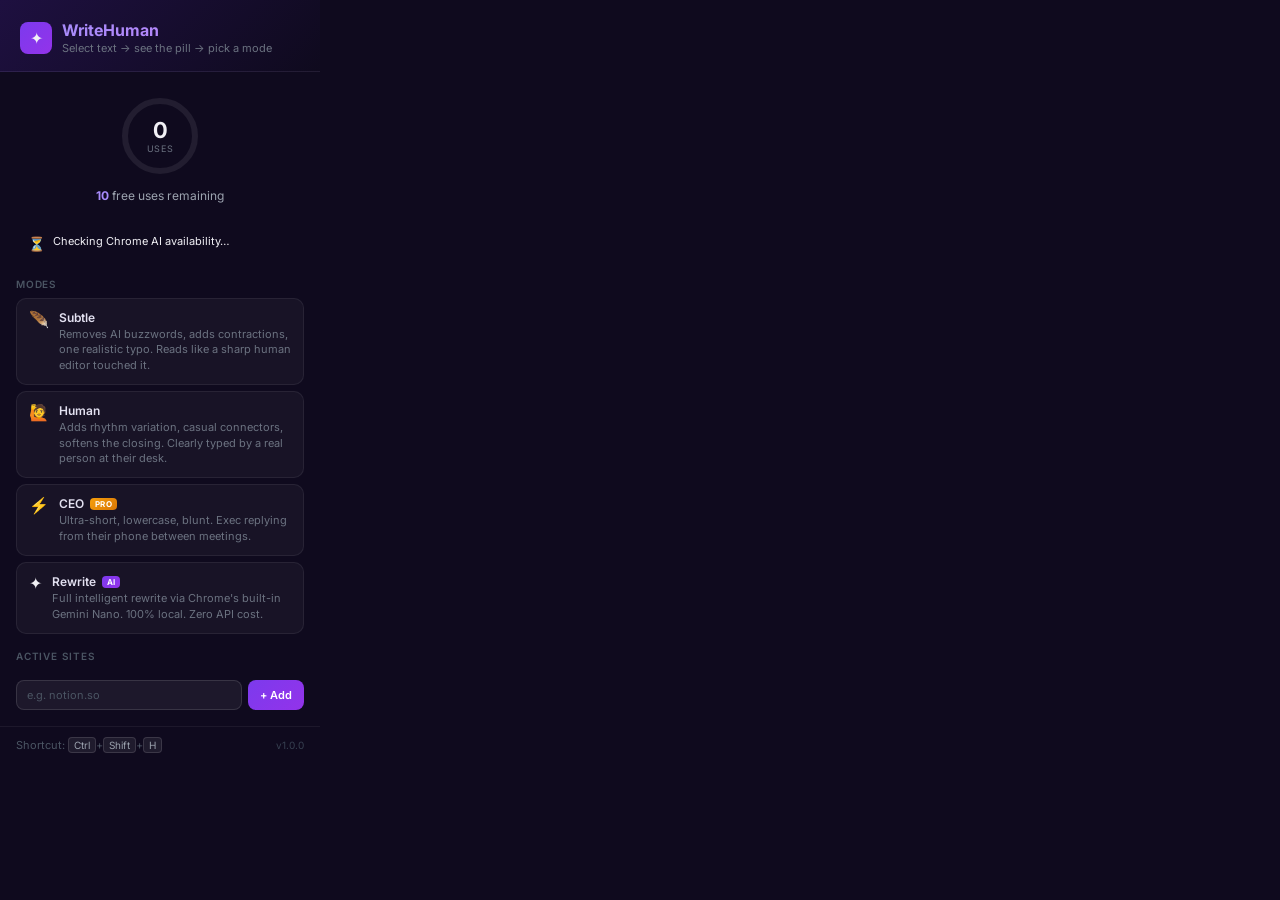
<file: popup.html>
<!DOCTYPE html>
<html lang="en">
<head>
  <meta charset="UTF-8">
  <meta name="viewport" content="width=device-width, initial-scale=1.0">
  <title>WriteHuman</title>
  <link href="https://fonts.googleapis.com/css2?family=Inter:wght@400;500;600;700&display=swap" rel="stylesheet">
  <style>
    *, *::before, *::after { box-sizing: border-box; margin: 0; padding: 0; }

    body {
      font-family: 'Inter', -apple-system, sans-serif;
      background: #0f0a1e;
      color: #f1f0f5;
      width: 320px;
      min-height: 300px;
      overflow-x: hidden;
    }

    /* ── HEADER ── */
    .popup-header {
      padding: 20px 20px 16px;
      background: linear-gradient(135deg, #1e1040 0%, #0f0a1e 100%);
      border-bottom: 1px solid rgba(255,255,255,0.07);
      display: flex;
      align-items: center;
      gap: 10px;
    }

    .popup-logo {
      width: 32px;
      height: 32px;
      border-radius: 8px;
      background: linear-gradient(135deg, #7c3aed, #9333ea);
      display: flex;
      align-items: center;
      justify-content: center;
      font-size: 16px;
      flex-shrink: 0;
    }

    .popup-title {
      font-size: 16px;
      font-weight: 700;
      background: linear-gradient(135deg, #a78bfa, #c084fc);
      -webkit-background-clip: text;
      -webkit-text-fill-color: transparent;
    }

    .popup-subtitle {
      font-size: 11px;
      color: #6b7280;
      margin-top: 1px;
    }

    /* ── USAGE RING ── */
    .usage-section {
      padding: 20px;
      display: flex;
      flex-direction: column;
      align-items: center;
      gap: 8px;
    }

    .usage-ring-wrap {
      position: relative;
      width: 88px;
      height: 88px;
    }

    .usage-ring {
      transform: rotate(-90deg);
    }

    .usage-ring-bg {
      fill: none;
      stroke: rgba(255,255,255,0.08);
      stroke-width: 6;
    }

    .usage-ring-fill {
      fill: none;
      stroke: url(#ringGradient);
      stroke-width: 6;
      stroke-linecap: round;
      stroke-dasharray: 220;
      stroke-dashoffset: 220;
      transition: stroke-dashoffset 0.8s cubic-bezier(0.34, 1.56, 0.64, 1);
    }

    .usage-ring-text {
      position: absolute;
      inset: 0;
      display: flex;
      flex-direction: column;
      align-items: center;
      justify-content: center;
    }

    .usage-count {
      font-size: 22px;
      font-weight: 700;
      color: #f1f0f5;
      line-height: 1;
    }

    .usage-label-small {
      font-size: 9px;
      color: #6b7280;
      text-transform: uppercase;
      letter-spacing: 0.06em;
      margin-top: 2px;
    }

    .usage-caption {
      font-size: 12px;
      color: #9ca3af;
    }

    .usage-caption strong {
      color: #a78bfa;
    }

    /* ── UPGRADE CARD ── */
    .upgrade-card {
      margin: 0 16px 16px;
      padding: 14px 16px;
      background: linear-gradient(135deg, rgba(124,58,237,0.2), rgba(147,51,234,0.1));
      border: 1px solid rgba(167,139,250,0.25);
      border-radius: 12px;
      display: none;
      flex-direction: column;
      gap: 8px;
    }

    .upgrade-card.visible { display: flex; }

    .upgrade-card-title {
      font-size: 13px;
      font-weight: 600;
      color: #a78bfa;
    }

    .upgrade-card-body {
      font-size: 12px;
      color: #9ca3af;
      line-height: 1.5;
    }

    .upgrade-card-btn {
      padding: 8px 12px;
      background: linear-gradient(135deg, #7c3aed, #9333ea);
      border: none;
      border-radius: 8px;
      color: #fff;
      font-size: 12px;
      font-weight: 600;
      cursor: pointer;
      font-family: inherit;
      transition: opacity 0.15s;
      text-align: center;
    }

    .upgrade-card-btn:hover { opacity: 0.85; }

    /* ── MODE CARDS ── */
    .modes-section {
      padding: 0 16px 16px;
      display: flex;
      flex-direction: column;
      gap: 6px;
    }

    .modes-title {
      font-size: 10px;
      font-weight: 600;
      letter-spacing: 0.08em;
      color: #4b5563;
      text-transform: uppercase;
      margin-bottom: 2px;
    }

    .mode-card {
      display: flex;
      align-items: flex-start;
      gap: 10px;
      padding: 11px 12px;
      border-radius: 10px;
      background: rgba(255,255,255,0.04);
      border: 1px solid rgba(255,255,255,0.07);
    }

    .mode-icon {
      font-size: 16px;
      line-height: 1;
      margin-top: 1px;
      flex-shrink: 0;
    }

    .mode-name {
      font-size: 12px;
      font-weight: 600;
      color: #e2e0f0;
      display: flex;
      align-items: center;
      gap: 6px;
    }

    .mode-desc {
      font-size: 11px;
      color: #6b7280;
      margin-top: 2px;
      line-height: 1.4;
    }

    .mode-badge-pro {
      font-size: 8px;
      font-weight: 700;
      background: linear-gradient(135deg, #f59e0b, #d97706);
      color: #fff;
      padding: 1px 5px;
      border-radius: 4px;
      letter-spacing: 0.05em;
    }

    .mode-badge-ai {
      font-size: 8px;
      font-weight: 700;
      background: linear-gradient(135deg, #7c3aed, #9333ea);
      color: #fff;
      padding: 1px 5px;
      border-radius: 4px;
    }

    /* ── CHROME AI STATUS ── */
    .ai-status {
      margin: 0 16px 14px;
      padding: 10px 12px;
      border-radius: 10px;
      font-size: 11px;
      line-height: 1.5;
      display: flex;
      align-items: flex-start;
      gap: 8px;
    }

    .ai-status--on {
      background: rgba(16,185,129,0.1);
      border: 1px solid rgba(16,185,129,0.2);
      color: #6ee7b7;
    }

    .ai-status--off {
      background: rgba(245,158,11,0.08);
      border: 1px solid rgba(245,158,11,0.2);
      color: #fcd34d;
    }

    .ai-status-icon { font-size: 14px; flex-shrink: 0; }

    /* ── FOOTER ── */
    .popup-footer {
      padding: 10px 16px 14px;
      border-top: 1px solid rgba(255,255,255,0.06);
      display: flex;
      align-items: center;
      justify-content: space-between;
    }

    .shortcut-hint {
      font-size: 11px;
      color: #4b5563;
    }

    .shortcut-hint kbd {
      display: inline-block;
      background: rgba(255,255,255,0.07);
      border: 1px solid rgba(255,255,255,0.12);
      border-radius: 4px;
      padding: 1px 5px;
      font-size: 10px;
      font-family: inherit;
      color: #9ca3af;
    }

    .popup-version {
      font-size: 10px;
      color: #374151;
    }

    /* ── CUSTOM SITES ── */
    .sites-section {
      padding: 0 16px 16px;
    }

    .sites-title {
      font-size: 10px;
      font-weight: 600;
      letter-spacing: 0.08em;
      color: #4b5563;
      text-transform: uppercase;
      margin-bottom: 8px;
    }

    .sites-list {
      display: flex;
      flex-direction: column;
      gap: 4px;
      margin-bottom: 10px;
    }

    .site-item {
      display: flex;
      align-items: center;
      justify-content: space-between;
      padding: 6px 10px;
      border-radius: 8px;
      background: rgba(255,255,255,0.04);
      border: 1px solid rgba(255,255,255,0.07);
      font-size: 11px;
    }

    .site-item-name {
      color: #e2e0f0;
      display: flex;
      align-items: center;
      gap: 6px;
    }

    .site-item-name .site-icon {
      font-size: 12px;
    }

    .site-badge-default {
      font-size: 8px;
      font-weight: 600;
      background: rgba(124,58,237,0.2);
      color: #a78bfa;
      padding: 1px 5px;
      border-radius: 4px;
      letter-spacing: 0.04em;
    }

    .site-remove-btn {
      background: none;
      border: none;
      color: #6b7280;
      cursor: pointer;
      font-size: 13px;
      padding: 0 2px;
      font-family: inherit;
      transition: color 0.15s;
    }

    .site-remove-btn:hover {
      color: #ef4444;
    }

    .site-add-row {
      display: flex;
      gap: 6px;
    }

    .site-add-input {
      flex: 1;
      padding: 7px 10px;
      border-radius: 8px;
      border: 1px solid rgba(255,255,255,0.12);
      background: rgba(255,255,255,0.06);
      color: #f1f0f5;
      font-size: 11px;
      font-family: inherit;
      outline: none;
      transition: border-color 0.15s;
    }

    .site-add-input::placeholder {
      color: #4b5563;
    }

    .site-add-input:focus {
      border-color: #7c3aed;
    }

    .site-add-btn {
      padding: 7px 12px;
      border-radius: 8px;
      border: none;
      background: linear-gradient(135deg, #7c3aed, #9333ea);
      color: #fff;
      font-size: 11px;
      font-weight: 600;
      cursor: pointer;
      font-family: inherit;
      white-space: nowrap;
      transition: opacity 0.15s;
    }

    .site-add-btn:hover { opacity: 0.85; }

    .site-error {
      font-size: 10px;
      color: #ef4444;
      margin-top: 4px;
      display: none;
    }
  </style>
</head>
<body>

  <div class="popup-header">
    <div class="popup-logo">✦</div>
    <div>
      <div class="popup-title">WriteHuman</div>
      <div class="popup-subtitle">Select text → see the pill → pick a mode</div>
    </div>
  </div>

  <div class="usage-section">
    <div class="usage-ring-wrap">
      <svg class="usage-ring" width="88" height="88" viewBox="0 0 88 88">
        <defs>
          <linearGradient id="ringGradient" x1="0%" y1="0%" x2="100%" y2="100%">
            <stop offset="0%" stop-color="#7c3aed"/>
            <stop offset="100%" stop-color="#c084fc"/>
          </linearGradient>
        </defs>
        <circle class="usage-ring-bg" cx="44" cy="44" r="35"/>
        <circle class="usage-ring-fill" id="ring-fill" cx="44" cy="44" r="35"/>
      </svg>
      <div class="usage-ring-text">
        <span class="usage-count" id="usage-count">0</span>
        <span class="usage-label-small">uses</span>
      </div>
    </div>
    <div class="usage-caption" id="usage-caption">
      <strong id="remaining-count">10</strong> free uses remaining
    </div>
  </div>

  <div class="upgrade-card" id="upgrade-card">
    <div class="upgrade-card-title">🚀 Unlock WriteHuman Pro</div>
    <div class="upgrade-card-body">Unlimited rewrites across all modes. Choose your payment method below.</div>
    
    <div style="display:flex;gap:8px;margin-top:12px;">
      <button class="upgrade-card-btn" id="btn-upi" style="flex:1;background:#22c55e;">Pay via UPI (₹399)</button>
      <button class="upgrade-card-btn" id="btn-card" style="flex:1;">Card / Global ($5)</button>
    </div>

    <!-- Hidden UPI details -->
    <div id="upi-details" style="display:none;margin-top:14px;background:rgba(0,0,0,0.2);padding:12px;border-radius:8px;text-align:center;">
      <div style="font-size:11px;color:#d1d5db;margin-bottom:8px;">Scan to pay ₹399 (Zero Platform Fees)</div>
      <img src="icons/upi-qr.png" alt="UPI QR Code" style="width:140px;border-radius:6px;border:1px solid rgba(255,255,255,0.1);margin-bottom:8px;">
      <div style="font-size:10px;color:#9ca3af;">UPI ID: <strong>6281918289@yescred</strong></div>
      <div style="font-size:10px;color:#9ca3af;margin-top:8px;line-height:1.4;">After paying, email a screenshot to <strong>kapellirohith@gmail.com</strong> to receive your License Key.</div>
    </div>
  </div>

  <div class="ai-status" id="ai-status-box">
    <span class="ai-status-icon">⏳</span>
    <span id="ai-status-text">Checking Chrome AI availability…</span>
  </div>

  <div class="modes-section">
    <div class="modes-title">Modes</div>

    <div class="mode-card">
      <span class="mode-icon">🪶</span>
      <div>
        <div class="mode-name">Subtle</div>
        <div class="mode-desc">Removes AI buzzwords, adds contractions, one realistic typo. Reads like a sharp human editor touched it.</div>
      </div>
    </div>

    <div class="mode-card">
      <span class="mode-icon">🙋</span>
      <div>
        <div class="mode-name">Human</div>
        <div class="mode-desc">Adds rhythm variation, casual connectors, softens the closing. Clearly typed by a real person at their desk.</div>
      </div>
    </div>

    <div class="mode-card">
      <span class="mode-icon">⚡</span>
      <div>
        <div class="mode-name">CEO <span class="mode-badge-pro">PRO</span></div>
        <div class="mode-desc">Ultra-short, lowercase, blunt. Exec replying from their phone between meetings.</div>
      </div>
    </div>

    <div class="mode-card">
      <span class="mode-icon">✦</span>
      <div>
        <div class="mode-name">Rewrite <span class="mode-badge-ai">AI</span></div>
        <div class="mode-desc">Full intelligent rewrite via Chrome's built-in Gemini Nano. 100% local. Zero API cost.</div>
      </div>
    </div>
  </div>

  <div class="sites-section">
    <div class="sites-title">Active Sites</div>
    <div class="sites-list" id="sites-list">
      <!-- filled by popup.js -->
    </div>
    <div class="site-add-row">
      <input type="text" class="site-add-input" id="site-input" placeholder="e.g. notion.so" />
      <button class="site-add-btn" id="site-add-btn">+ Add</button>
    </div>
    <div class="site-error" id="site-error"></div>
  </div>

  <div class="popup-footer">
    <div class="shortcut-hint">Shortcut: <kbd>Ctrl</kbd>+<kbd>Shift</kbd>+<kbd>H</kbd></div>
    <div class="popup-version">v1.0.0</div>
  </div>

  <script src="popup.js"></script>
</body>
</html>
</file>
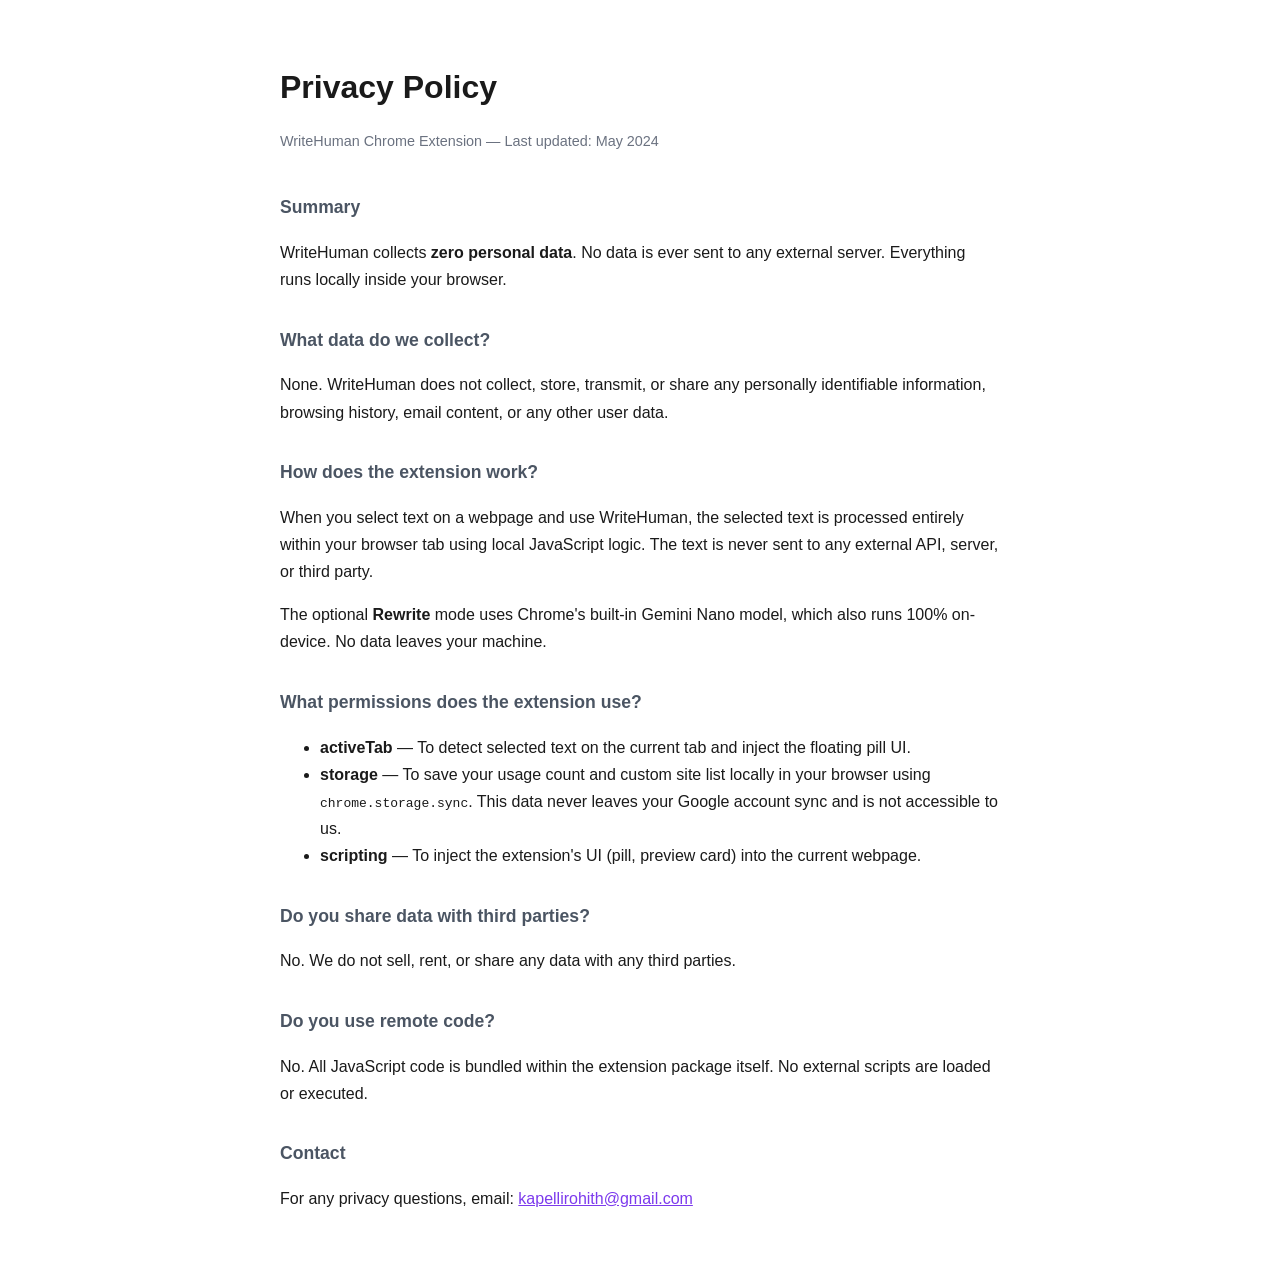
<file: docs/privacy.html>
<!DOCTYPE html>
<html lang="en">
<head>
  <meta charset="UTF-8">
  <meta name="viewport" content="width=device-width, initial-scale=1.0">
  <title>Privacy Policy — WriteHuman</title>
  <style>
    body { font-family: -apple-system, BlinkMacSystemFont, 'Segoe UI', sans-serif; max-width: 720px; margin: 60px auto; padding: 0 24px; color: #1a1a1a; line-height: 1.7; }
    h1 { font-size: 2rem; margin-bottom: 4px; }
    h2 { font-size: 1.1rem; margin-top: 32px; color: #4b5563; }
    .subtitle { color: #6b7280; font-size: 0.9rem; margin-bottom: 40px; }
    a { color: #7c3aed; }
  </style>
</head>
<body>
  <h1>Privacy Policy</h1>
  <p class="subtitle">WriteHuman Chrome Extension — Last updated: May 2024</p>

  <h2>Summary</h2>
  <p>WriteHuman collects <strong>zero personal data</strong>. No data is ever sent to any external server. Everything runs locally inside your browser.</p>

  <h2>What data do we collect?</h2>
  <p>None. WriteHuman does not collect, store, transmit, or share any personally identifiable information, browsing history, email content, or any other user data.</p>

  <h2>How does the extension work?</h2>
  <p>When you select text on a webpage and use WriteHuman, the selected text is processed entirely within your browser tab using local JavaScript logic. The text is never sent to any external API, server, or third party.</p>
  <p>The optional <strong>Rewrite</strong> mode uses Chrome's built-in Gemini Nano model, which also runs 100% on-device. No data leaves your machine.</p>

  <h2>What permissions does the extension use?</h2>
  <ul>
    <li><strong>activeTab</strong> — To detect selected text on the current tab and inject the floating pill UI.</li>
    <li><strong>storage</strong> — To save your usage count and custom site list locally in your browser using <code>chrome.storage.sync</code>. This data never leaves your Google account sync and is not accessible to us.</li>
    <li><strong>scripting</strong> — To inject the extension's UI (pill, preview card) into the current webpage.</li>
  </ul>

  <h2>Do you share data with third parties?</h2>
  <p>No. We do not sell, rent, or share any data with any third parties.</p>

  <h2>Do you use remote code?</h2>
  <p>No. All JavaScript code is bundled within the extension package itself. No external scripts are loaded or executed.</p>

  <h2>Contact</h2>
  <p>For any privacy questions, email: <a href="mailto:kapellirohith@gmail.com">kapellirohith@gmail.com</a></p>
</body>
</html>
</file>
